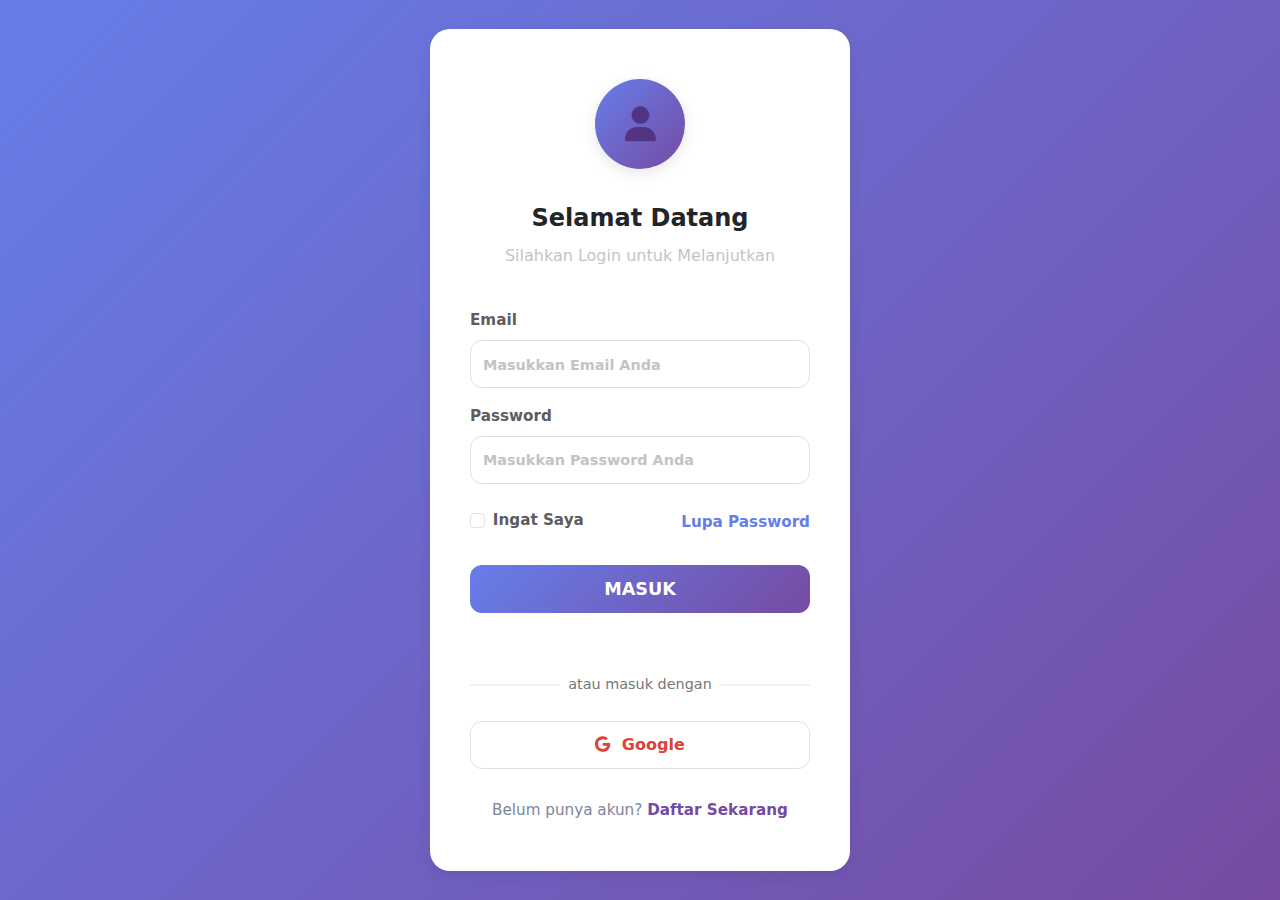
<file: WebBased_Lab1/Login Page/index.html>
<!DOCTYPE html>
<html lang="id">
<head>
    <meta charset="utf-8" />
    <meta name="viewport" content="width=device-width, initial-scale=1" />
    <title>Login Page!</title>

    <link href="https://cdn.jsdelivr.net/npm/bootstrap@5.3.3/dist/css/bootstrap.min.css"rel="stylesheet"/>
    <link href="https://cdnjs.cloudflare.com/ajax/libs/font-awesome/6.5.2/css/all.min.css"rel="stylesheet"/>

    <style>
        body {
            min-height: 100vh;
            background: linear-gradient(135deg, #667eea 0%, #764ba2 100%);
            display: flex;
            align-items: center;
            justify-content: center;
            font-family: "Segoe UI", system-ui, -apple-system, "Helvetica Neue", Arial, sans-serif;
            padding: 16px;
        }

        .login-card {
            width: 100%;
            max-width: 420px;
            padding: 50px 40px;
            height: auto;
            min-height: 85vh;
            border-radius: 20px;
            background: #fff;
            box-shadow: 0 4px 15px rgba(0, 0, 0, 0.08);
            display: flex;
            flex-direction: column;
            justify-content: space-between;
        }

        .profile-icon {
            width: 90px;
            height: 90px;
            border-radius: 50%;
            display: flex;
            align-items: center;
            justify-content: center;
            margin: auto;
            margin-bottom: 35px;
            background: linear-gradient(135deg, #667eea 0%, #764ba2 100%);
            color: rgb(83,52,130);
            font-size: 2.2rem;
            box-shadow: 0 4px 15px rgba(0, 0, 0, 0.1);
        }

        .login-title {
            font-size: 1.5rem;
            font-weight: 700;
            margin-bottom: 12px;
        }
        .login-subtitle {
            font-size: 1rem;
            margin-bottom: 40px;
            color: #c4c4c6;
            font-weight: 500;
        }

        .form-label {
            font-size: 0.95rem;
            margin-bottom: 8px;
            color: #5d5d60;
        }
        .form-control {
            height: 48px;
            border-radius: 12px;
            font-size: 1rem;
            border: 1px solid #e0e0e0;
        }
        .form-control::placeholder {
            font-size: 0.9rem;
            font-weight: 600;
            color: #c2c4c3;
        }
        .form-control:focus {
            border-color: #b9b6ff;
            box-shadow: 0 0 0 0.15rem rgba(131, 116, 255, 0.15);
        }

        .remember-forgot {
            margin: 25px 0 30px;
            font-size: 0.95rem;
        }
        .remember-forgot .form-check-label {
            font-weight: 600;
            color: #5d5d60;
        }
        .remember-forgot a {
            color: #667eea;
            font-weight: 600;
        }

        .login-btn {
            height: 48px;
            border-radius: 12px;
            font-size: 1.1rem;
            font-weight: 600;
            background: linear-gradient(135deg, #667eea 0%, #764ba2 100%);
            border: none;
            width: 100%;
            transition: transform 0.2s ease-in-out, box-shadow 0.2s ease-in-out;
        }
        .login-btn:hover {
            transform: scale(1.02);
            box-shadow: 0 8px 20px rgba(102, 126, 234, 0.25);
        }
        .login-btn[type="submit"] {
            margin-bottom: 36px !important;
        }

        .divider {
            position: relative;
            text-align: center;
            margin: 25px 0;
            font-size: 0.9rem;
            color: #7c7c7c;
        }
        .divider::before {
            content: "";
            position: absolute;
            top: 50%;
            left: 0;
            width: 100%;
            height: 1px;
            background: #e1e1e1;
            transform: translateY(-50%);
        }
        .divider p {
            position: relative;
            display: inline-block;
            padding: 0 8px;
            margin: 0;
            color: #777777;
            font-weight: 500;
            background: #fff;
            z-index: 2;
        }

        .google-btn {
            height: 48px;
            border-radius: 12px;
            font-size: 1rem;
            font-weight: 700;
            background: #fff;
            border: 1px solid #e0e0e0;
            color: #db4437;
            width: 100%;
            transition: transform 0.2s ease-in-out, box-shadow 0.2s ease-in-out;
        }
        .google-btn:hover {
            background: #fff;
            color: #c8372b;
            transform: scale(1.02);
            box-shadow: 0 4px 12px rgba(0, 0, 0, 0.08);
        }
        .google-btn i {
            margin-right: 6px;
        }

        .signup-link {
            margin-top: 30px;
            font-size: 0.95rem;
            color: #7e859b;
        }
        .signup-link a {
            font-weight: 600;
            text-decoration: none;
            color: #764ba2;
        }
    </style>
</head>
<body>
    <div class="login-card">
        <div class="profile-icon"><i class="fa-solid fa-user"></i></div>

        <div class="text-center">
            <h4 class="login-title">Selamat Datang</h4>
            <p class="login-subtitle">Silahkan Login untuk Melanjutkan</p>
        </div>

        <form>
            <div class="mb-3">
                <label class="form-label fw-bold">Email</label>
                <input
                    type="email"
                    class="form-control"
                    placeholder="Masukkan Email Anda"
                />
            </div>
            <div class="mb-3">
                <label class="form-label fw-bold">Password</label>
                <input
                    type="password"
                    class="form-control"
                    placeholder="Masukkan Password Anda"
                />
            </div>

            <div
                class="d-flex justify-content-between align-items-center remember-forgot"
            >
                <div class="form-check">
                    <input class="form-check-input" type="checkbox" id="ingatSaya" />
                    <label class="form-check-label" for="ingatSaya">Ingat Saya</label>
                </div>
                <a href="#" class="forgot-password text-decoration-none">Lupa Password</a>
            </div>

            <button type="submit" class="btn btn-primary login-btn">
                MASUK
            </button>

            <div class="divider"><p>atau masuk dengan</p></div>

            <button type="button" class="btn google-btn">
                <i class="fa-brands fa-google"></i> Google
            </button>
        </form>

        <div class="signup-link text-center">
            Belum punya akun? <a href="#">Daftar Sekarang</a>
        </div>
    </div>

    <script src="https://cdn.jsdelivr.net/npm/bootstrap@5.3.3/dist/js/bootstrap.bundle.min.js"></script>
</body>
</html>
</file>
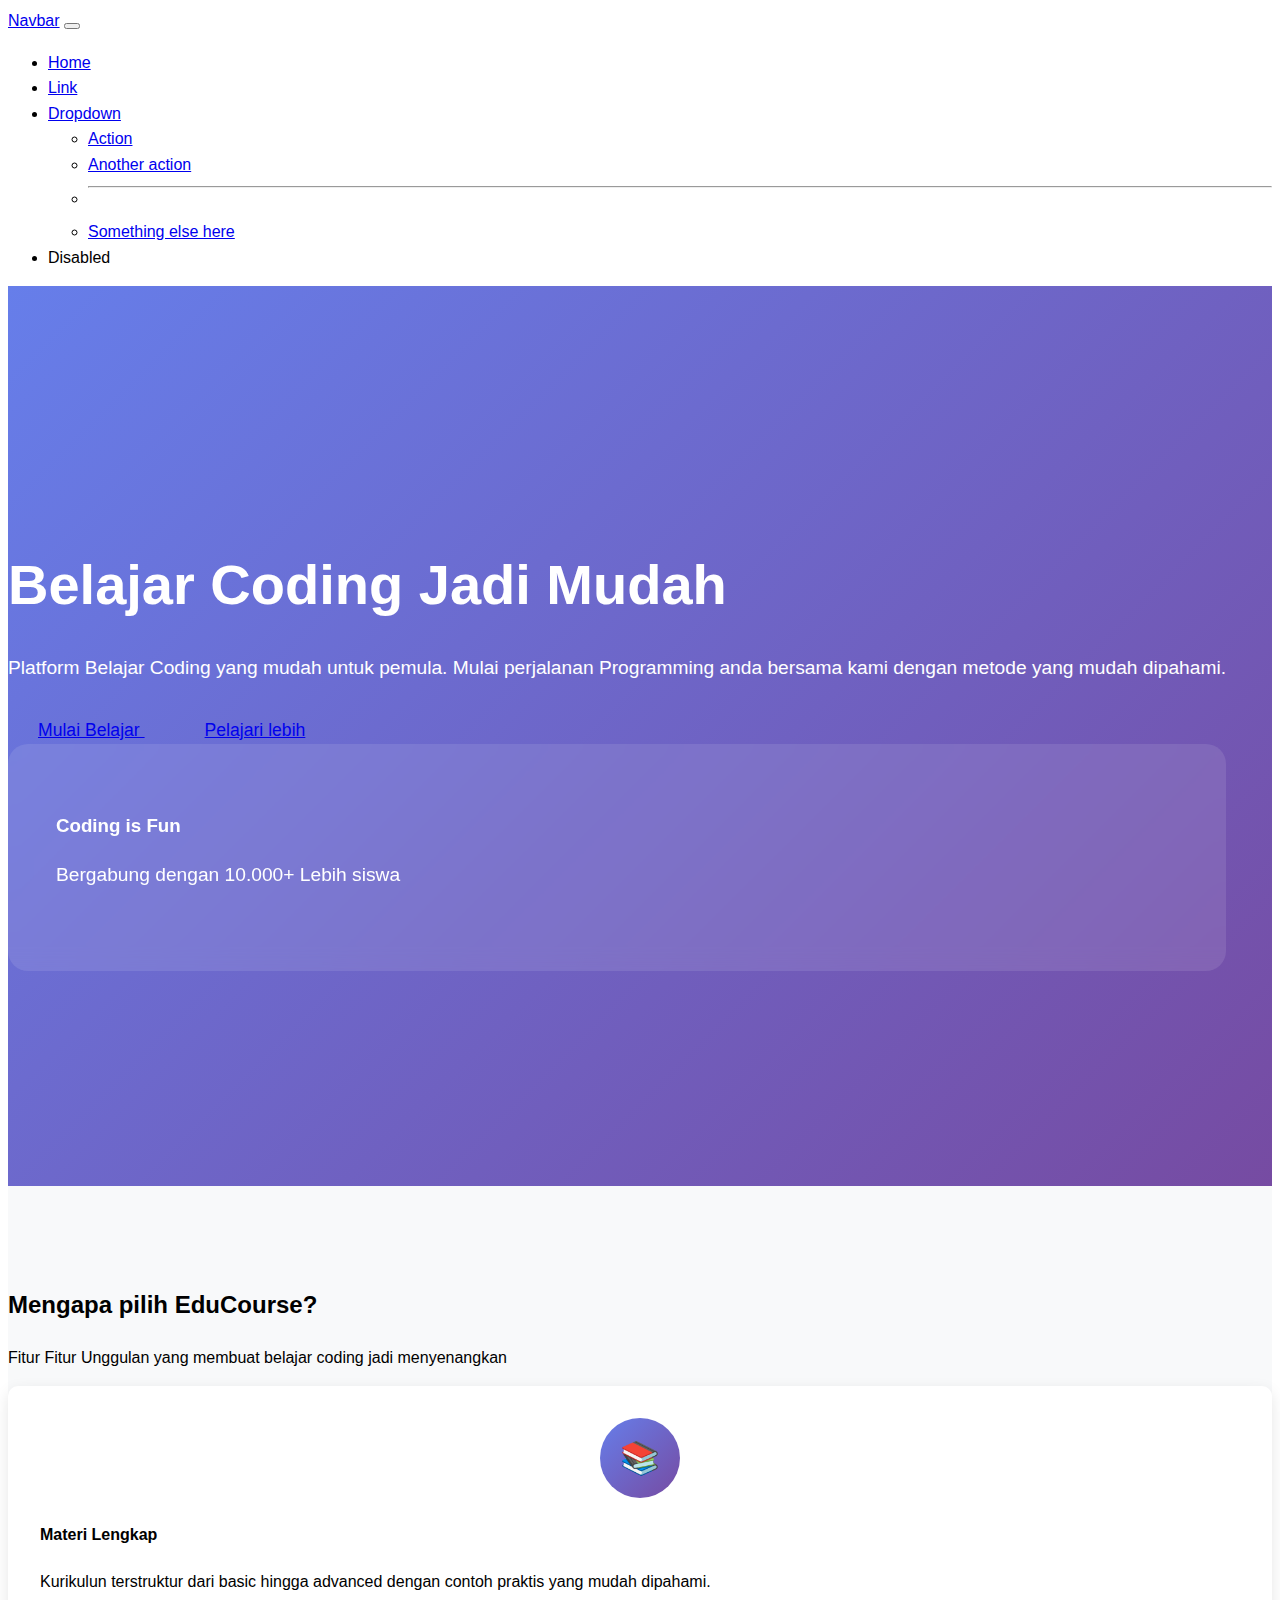
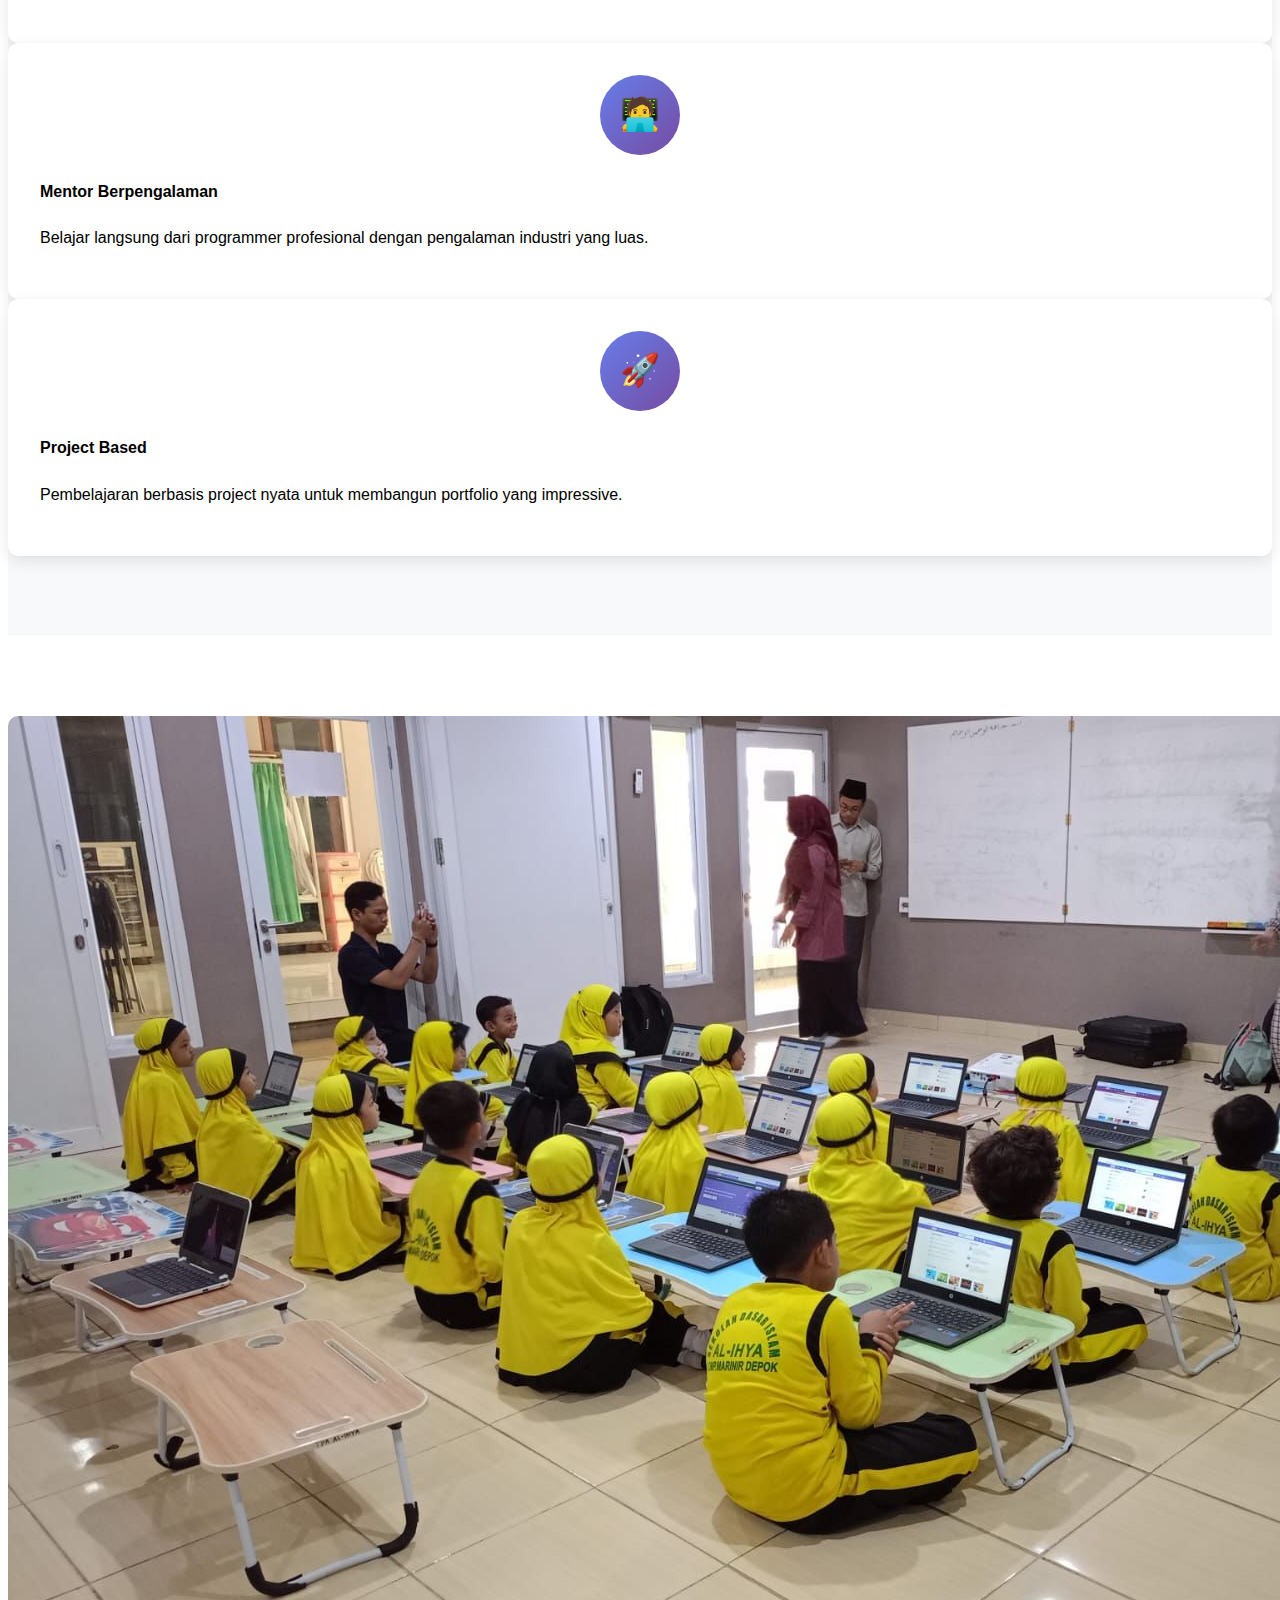
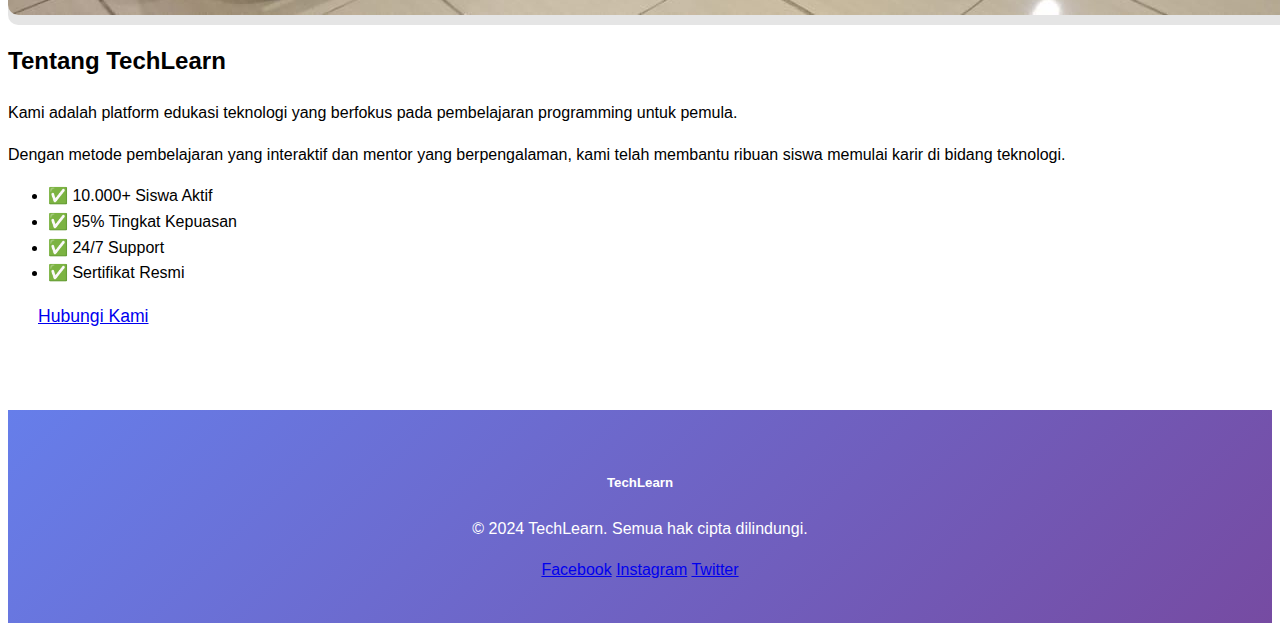
<file: WebBased_Lab1/Website/index.html>
<!DOCTYPE html>
<html lang="en">
  <head>
    <meta charset="UTF-8" />
    <meta name="viewport" content="width=device-width, initial-scale=1.0" />
    <title>Website</title>
    <link
      href="https://cdn.jsdelivr.net/npm/bootstrap@5.3.8/dist/css/bootstrap.min.css"
      rel="stylesheet"
      integrity="sha384-sRIl4kxILFvY47J16cr9ZwB07vP4J8+LH7qKQnuqkuIAvNWLzeN8tE5YBujZqJLB"
      crossorigin="anonymous"
    />
    <style>
      body {
        font-family: "Segoe UI", Tahoma, Geneva, Verdana, sans-serif;
        line-height: 1.6;
      }

      .hero {
        background: linear-gradient(135deg, #667eea 0%, #764ba2 100%);
        color: white;
        min-height: 100vh;
        display: flex;
        align-items: center;
      }

      .hero h1 {
        font-size: 3.5rem;
        font-weight: bold;
        margin-bottom: 1.5rem;
      }

      .hero p {
        font-size: 1.2rem;
        margin-bottom: 2rem;
      }

      .btn-custom {
        padding: 12px 30px;
        font-size: 1.1rem;
        border-radius: 25px;
        transition: transform 0.3s ease;
      }

      .btn-custom:hover {
        transform: translateY(-2px);
      }

      .features {
        padding: 80px 0;
        background-color: #f8f9fa;
      }

      .feature-card {
        background-color: white;
        border-radius: 10px;
        padding: 2rem;
        box-shadow: 0 5px 15px rgba(0, 0, 0, 0.1);
        transition: transform 0.3s ease;
        height: 100%;
      }

      .feature-card:hover {
        transform: translateY(-5px);
      }

      .feature-icon {
        width: 80px;
        height: 80px;
        background: linear-gradient(135deg, #667eea 0%, #764ba2 100%);
        border-radius: 50%;
        display: flex;
        align-items: center;
        justify-content: center;
        margin: 0 auto 1.5rem;
        font-size: 2rem;
        color: white;
      }

      .about {
        padding: 80px 0px;
      }

      .about img {
        border-radius: 10px;
        box-shadow: 0 10px 0 rgba(0, 0, 0, 0.1);
      }

      footer {
        background: linear-gradient(135deg, #667eea 0%, #764ba2 100%);
        color: white;
        padding: 40px 0;
        text-align: center;
      }

      @media (max-width: 768px) {
        .hero h1 {
          font-size: 2.5rem;
        }
        .hero p {
          font-size: 1rem;
        }

        .features {
          padding: 60px 0;
        }

        .about {
          padding: 60px 0;
        }

        .feature-card {
          margin-bottom: 2rem;
        }
      }

      @media (max-width: 576px) {
        .hero {
          text-align: center;
          padding: 2rem 0;
        }

        .hero h1 {
          font-size: 2rem;
        }
        .hero p {
          font-size: 0.9rem;
        }

        .btn-custom {
          padding: 10px 20px;
          font-size: 1rem;
        }

        .features {
          padding: 40px 0;
        }

        .about {
          padding: 40px 0;
        }

        .feature-icon {
          width: 60px;
          height: 60px;
          font-size: 1.5rem;
        }
      }

      /* Khusus mobile dengan ukuran layar <= 480px */
      @media (max-width: 480px) {
        .container {
          padding: 0 15px;
        }

        .hero h1 {
          font-size: 1.8rem;
        }

        .feature-card {
          padding: 1.5rem;
        }
      }
    </style>
  </head>
  <body>
    <nav class="navbar navbar-expand-lg bg-dark navbar-dark fixed-top">
      <div class="container">
        <a class="navbar-brand" href="#">Navbar</a>
        <button
          class="navbar-toggler"
          type="button"
          data-bs-toggle="collapse"
          data-bs-target="#navbarNav"
          aria-controls="navbarNav"
          aria-expanded="false"
          aria-label="Toggle navigation"
        >
          <span class="navbar-toggler-icon"></span>
        </button>
        <div class="collapse navbar-collapse" id="navbarSupportedContent">
          <ul class="navbar-nav ms-auto">
            <li class="nav-item">
              <a class="nav-link active" aria-current="page" href="#">Home</a>
            </li>
            <li class="nav-item">
              <a class="nav-link" href="#">Link</a>
            </li>
            <li class="nav-item dropdown">
              <a
                class="nav-link dropdown-toggle"
                href="#"
                role="button"
                data-bs-toggle="dropdown"
                aria-expanded="false"
              >
                Dropdown
              </a>
              <ul class="dropdown-menu">
                <li><a class="dropdown-item" href="#">Action</a></li>
                <li><a class="dropdown-item" href="#">Another action</a></li>
                <li><hr class="dropdown-divider" /></li>
                <li>
                  <a class="dropdown-item" href="#">Something else here</a>
                </li>
              </ul>
            </li>
            <li class="nav-item">
              <a class="nav-link disabled" aria-disabled="true">Disabled</a>
            </li>
          </ul>
        </div>
      </div>
    </nav>

    <section id="home" class="hero">
      <div class="container">
        <div class="row align-items-center">
          <div class="col-lg-6">
            <h1>Belajar Coding Jadi Mudah</h1>
            <p>
              Platform Belajar Coding yang mudah untuk pemula. Mulai perjalanan
              Programming anda bersama kami dengan metode yang mudah dipahami.
            </p>
            <a href="#features" class="btn btn-light btn-custom me-3">
              Mulai Belajar
            </a>
            <a href="#about" class="btn btn-outline-light btn-custom">
              Pelajari lebih
            </a>
          </div>
          <div class="col-lg-6 text-center">
            <div class="mt-5 mt-lg-0">
              <div
                style="
                  background: rgba(255, 255, 255, 0.1);
                  padding: 3rem;
                  border-radius: 20px;
                  backdrop-filter: blur(10px);
                "
              >
                <h3>Coding is Fun</h3>
                <p>Bergabung dengan 10.000+ Lebih siswa</p>
              </div>
            </div>
          </div>
        </div>
      </div>
    </section>

    <section id="features" class="features">
      <div class="container">
        <div class="row">
          <div class="col-12 text-center mb-5">
            <h2>Mengapa pilih EduCourse?</h2>
            <p>
              Fitur Fitur Unggulan yang membuat belajar coding jadi menyenangkan
            </p>
          </div>
        </div>
      </div>

      <div class="row">
        <div class="col-lg-4 col-md-6 mb-4">
          <div class="feature-card text-center">
            <div class="feature-icon">📚</div>
            <h4>Materi Lengkap</h4>
            <p>
              Kurikulun terstruktur dari basic hingga advanced dengan contoh
              praktis yang mudah dipahami.
            </p>
          </div>
        </div>
        <div class="col-lg-4 col-md-6 mb-4">
          <div class="feature-card text-center">
            <div class="feature-icon">🧑‍💻</div>
            <h4>Mentor Berpengalaman</h4>
            <p>
              Belajar langsung dari programmer profesional dengan pengalaman
              industri yang luas.
            </p>
          </div>
        </div>
        <div class="col-lg-4 col-md-6 mb-4">
          <div class="feature-card text-center">
            <div class="feature-icon">🚀</div>
            <h4>Project Based</h4>
            <p>
              Pembelajaran berbasis project nyata untuk membangun portfolio yang
              impressive.
            </p>
          </div>
        </div>
      </div>
    </section>

    <section id="about" class="about">
      <div class="container">
        <div class="row align-items-center">
          <div class="col-lg-6">
            <img src="gambaredu.jpg" class="img-fluid" alt="gambaredu" />
          </div>
          <div class="col-lg-6">
            <div class="ps-lg-5 mt-5 mt-lg-0">
              <h2 class="display-5 fw-bold mb-4">Tentang TechLearn</h2>
              <p class="lead">
                Kami adalah platform edukasi teknologi yang berfokus pada
                pembelajaran programming untuk pemula.
              </p>
              <p>
                Dengan metode pembelajaran yang interaktif dan mentor yang
                berpengalaman, kami telah membantu ribuan siswa memulai karir di
                bidang teknologi.
              </p>
              <ul class="list-unstyled">
                <li class="mb-2">✅ 10.000+ Siswa Aktif</li>
                <li class="mb-2">✅ 95% Tingkat Kepuasan</li>
                <li class="mb-2">✅ 24/7 Support</li>
                <li class="mb-2">✅ Sertifikat Resmi</li>
              </ul>
              <a href="#" class="btn btn-primary btn-custom"> Hubungi Kami </a>
            </div>
          </div>
        </div>
      </div>
    </section>

    <footer>
      <div class="container">
        <div class="row">
          <div class="col-12">
            <h5>TechLearn</h5>
            <p>&copy; 2024 TechLearn. Semua hak cipta dilindungi.</p>
            <div class="social-links">
              <a href="#" class="text-white me-3">Facebook</a>
              <a href="#" class="text-white me-3">Instagram</a>
              <a href="#" class="text-white">Twitter</a>
            </div>
          </div>
        </div>
      </div>
    </footer>
    <script
      src="https://cdn.jsdelivr.net/npm/bootstrap@5.3.8/dist/js/bootstrap.bundle.min.js"
      integrity="sha384-FKyoEForCGlyvwx9Hj09JcYn3nv7wiPVlz7YYwJrWVcXK/BmnVDxM+D2scQbITxI"
      crossorigin="anonymous"
    ></script>
  </body>
</html>
</file>
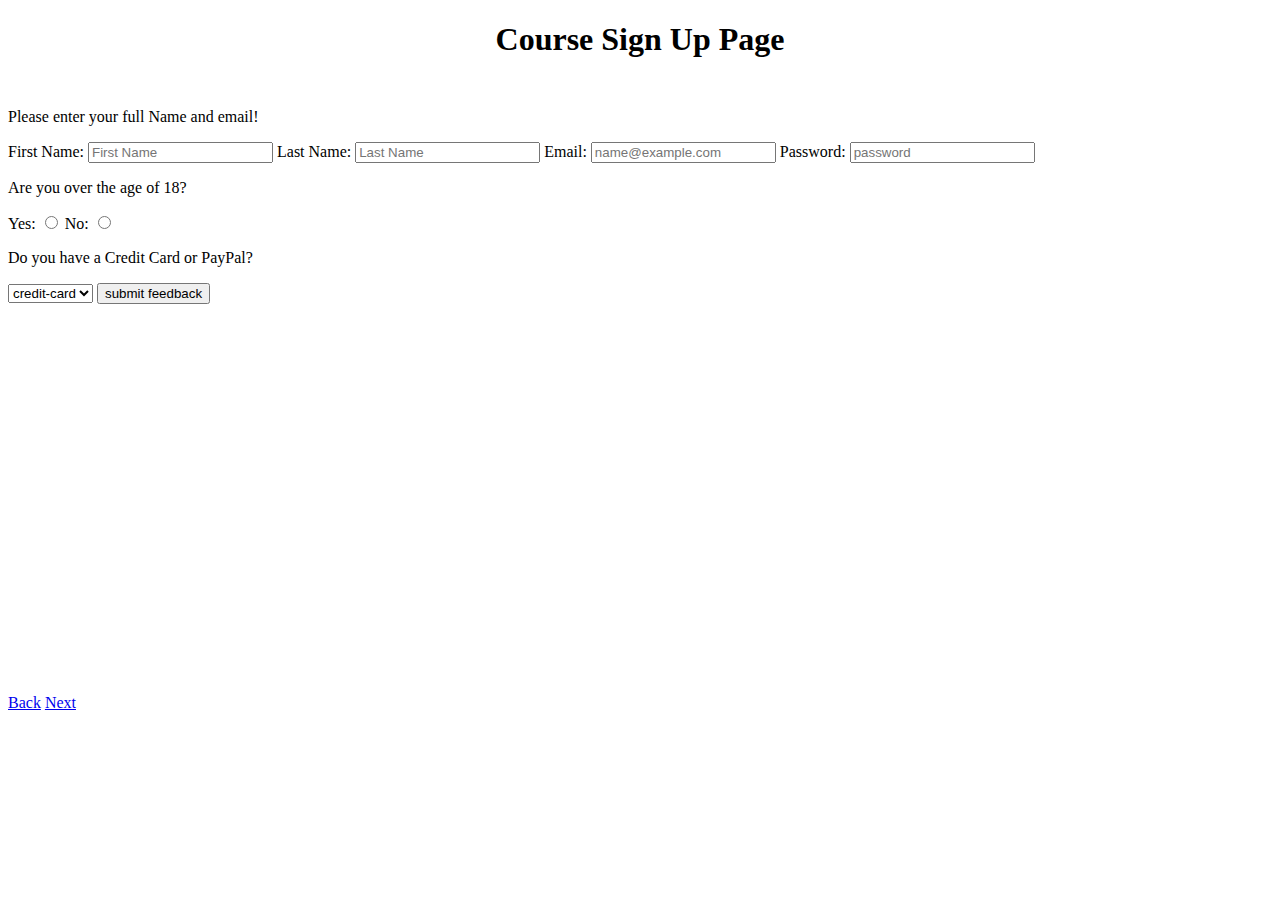
<file: Assestment2.html>
<!DOCTYPE html>
<html>
<head>
    <meta charset="UTF-8">
    <title>Assesment 2</title>
    <style> 
        h1{
            text-align: center;
            margin-bottom: 50px;
        }
        form{
            margin-bottom: 390px;
        }
    </style>
</head>
<h1>Course Sign Up Page </h1>

<body>
<p>Please enter your full Name and email! </p>
<form>
    <label for="fname">First Name:</label>
    <input type="text" id="fname" name="fname" placeholder="First Name">

    <label for="lname">Last Name:</label>
    <input type="text" id="lname" name="lname" placeholder="Last Name">

    <label for="email">Email:</label>
    <input type="email" id="email" name="email" placeholder="name@example.com">

    <label for="password">Password:</label>
    <input type="password" id="password" placeholder="password">

    <p>Are you over the age of 18?</p>
    <label>
        Yes:
        <input type="radio" name="age" value="Yes">
        No:
        <input type="radio" name="age" value="No">
    </label>

    <p>Do you have a Credit Card or PayPal?</p>
    <select name="payment-method" id="payment-method">
    <option value="credit-card">credit-card</option>
    <option value="paypal">paypal</option>
    </select>
    <input type="submit" value="submit feedback">

</form>
    <a href="back_page.html">Back</a>
    <a href="next_page.html">Next</a>

</body>
</html>
</file>
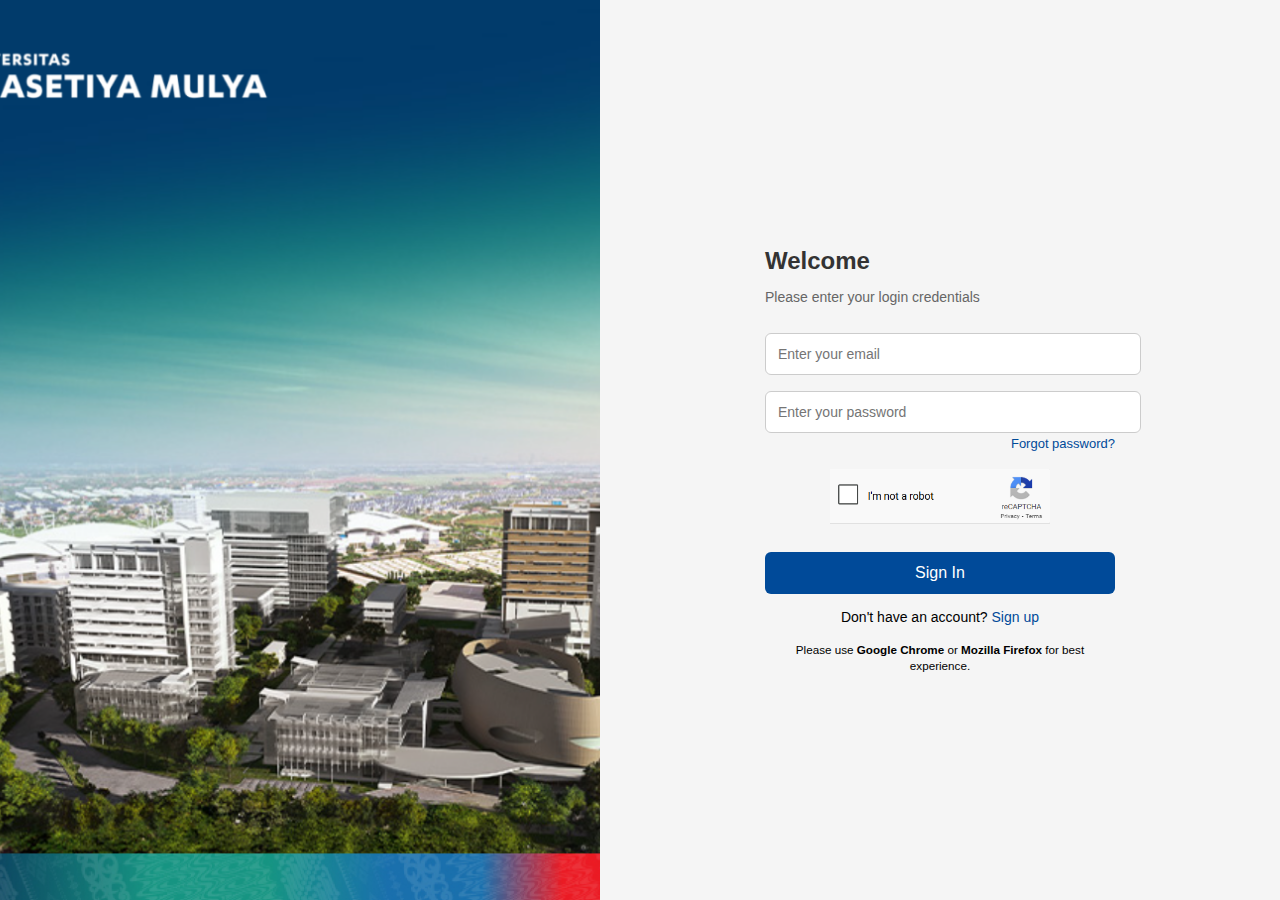
<file: WebBased/Quiz2.html>
<!DOCTYPE html>
<html lang="en">
<head>
  <meta charset="UTF-8">
  <meta name="viewport" content="width=device-width, initial-scale=1.0">
  <title>Login - Universitas Prasetiya Mulya</title>
  <style>
    body {
      margin: 0;
      font-family: Arial, sans-serif;
      display: flex;
      height: 100vh;
    }

    /* Bagian kiri */
    .left {
      flex: 1;
      background: url('../icon/Prasmul.png') no-repeat center center;
      background-size: cover;
      position: relative;
    }

    .logo {
      position: absolute;
      top: 20px;
      left: 20px;
    }

    .logo img {
      height: 60px;
    }

    /* Bagian kanan */
    .right {
      flex: 1;
      display: flex;
      justify-content: center;
      align-items: center;
      background: #f5f5f5;
      padding: 40px;
    }

    form {
      width: 100%;
      max-width: 350px;
    }

    h2 {
      margin-bottom: 10px;
      font-size: 24px;
      color: #333;
    }

    p {
      margin-bottom: 20px;
      color: #666;
      font-size: 14px;
    }

    input[type="email"], input[type="password"] {
      width: 100%;
      padding: 12px;
      margin: 8px 0;
      border: 1px solid #ccc;
      border-radius: 6px;
      font-size: 14px;
    }

    .forgot {
      text-align: right;
      font-size: 13px;
      margin-top: -5px;
    }

    .forgot a {
      color: #004a99;
      text-decoration: none;
    }

    .checkbox {
      display: flex;
      align-items: center;
      margin: 12px 0;
      font-size: 14px;
    }

    button {
      width: 100%;
      padding: 12px;
      background: #004a99;
      color: white;
      border: none;
      border-radius: 6px;
      cursor: pointer;
      font-size: 16px;
      margin-top: 10px;
    }

    button:hover {
      background: #003366;
    }

    .small-text {
      text-align: center;
      margin-top: 15px;
      font-size: 14px;
    }

    .small-text a {
      color: #004a99;
      text-decoration: none;
    }
  </style>
</head>
<body>
  <div class="left"></div>

  <div class="right">
    <form>
      <h2>Welcome</h2>
      <p>Please enter your login credentials</p>

      <input type="email" placeholder="Enter your email" required>
      <input type="password" placeholder="Enter your password" required>

      <div class="forgot">
        <a href="#">Forgot password?</a>
      </div>

      <div class="captcha-img" style="margin: 18px 0;">
        <img src="../icon/Captcha.png" alt="Captcha" style="width:100%;max-width:220px;display:block;margin:auto;">
      </div>

      <button type="submit">Sign In</button>

      <div class="small-text">
        Don't have an account? <a href="#">Sign up</a><br><br>
        <small>Please use <b>Google Chrome</b> or <b>Mozilla Firefox</b> for best experience.</small>
      </div>
    </form>
  </div>
</body>
</html>
</file>
